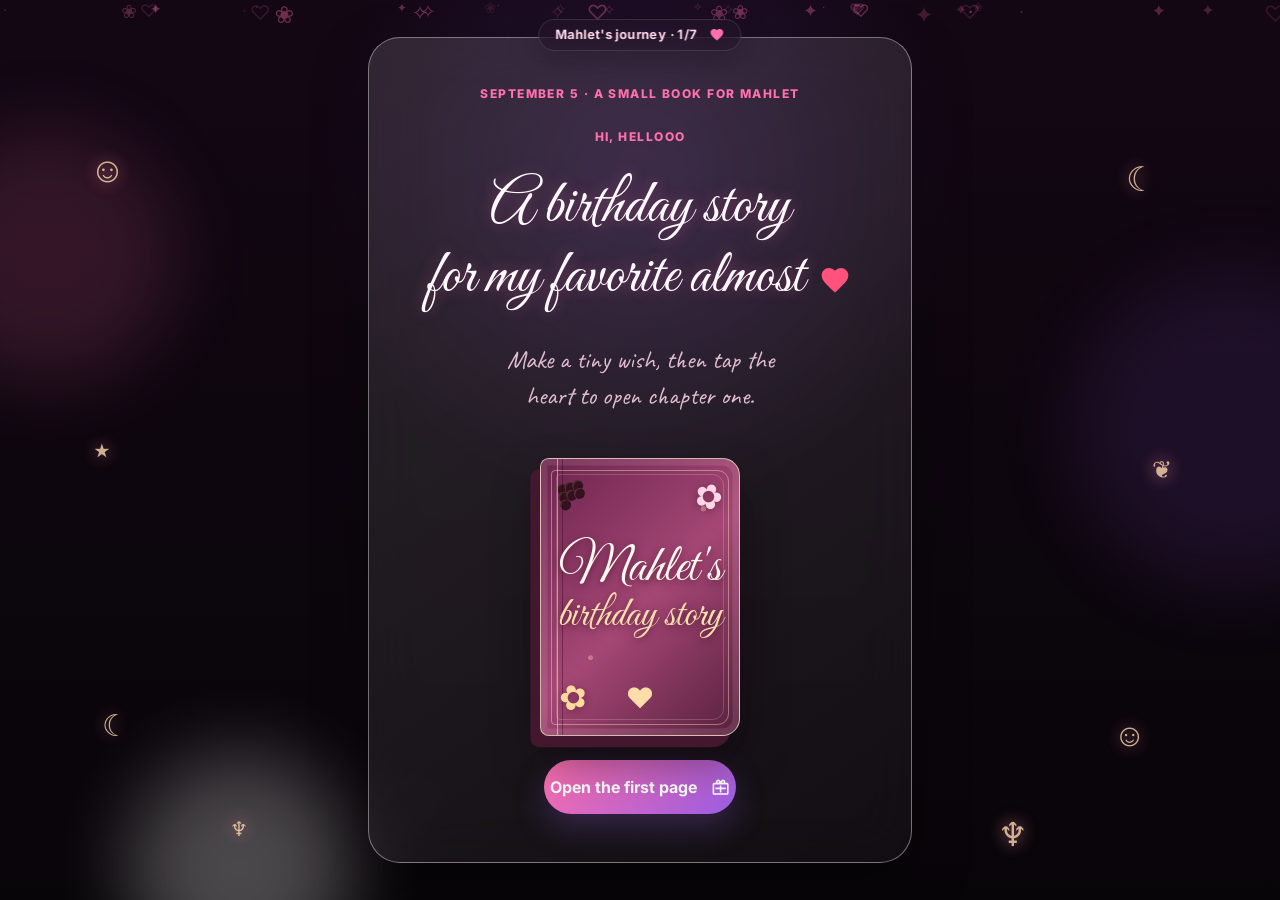
<file: index.html>
<!DOCTYPE html>
<html lang="en">
  <head>
    <meta charset="UTF-8" />
    <meta name="viewport" content="width=device-width, initial-scale=1.0" />
    <meta
      name="description"
      content="I made something for you - A handcrafted emotional birthday gift journey."
    />
    <title>For Mahlet — September 5</title>
    <link rel="preconnect" href="https://fonts.googleapis.com" />
    <link rel="preconnect" href="https://fonts.gstatic.com" crossorigin />
    <link
      href="https://fonts.googleapis.com/css2?family=Caveat:wght@500;600;700&family=Great+Vibes&family=Inter:wght@400;500;600;700;800&display=swap"
      rel="stylesheet"
    />
    <link rel="stylesheet" href="css/shared.css" />
    <link rel="stylesheet" href="css/invitation.css" />
  </head>
  <body class="is-dark">
    <div class="page-transition-overlay" aria-hidden="true"></div>
    <main class="journey" data-chapter="1">
      <section class="invitation-level" aria-label="Secret invitation">
        <div class="invitation-card">
          <p class="level-kicker">September 5 · a small book for Mahlet</p>
          <p class="level-kicker">Hi, Hellooo </p>
          <h1> 
            A birthday story<br />for my favorite almost
            <span style="color: #ff527c; display: inline-flex; align-items: center; vertical-align: middle; margin-left: 0.35rem; margin-top: -0.2rem;"><svg viewBox="0 0 24 24" fill="currentColor" style="width: 2rem; height: 2rem;"><path d="M12 21.35l-1.45-1.32C5.4 15.36 2 12.28 2 8.5 2 5.42 4.42 3 7.5 3c1.74 0 3.41.81 4.5 2.09C13.09 3.81 14.76 3 16.5 3 19.58 3 22 5.42 22 8.5c0 3.78-3.4 6.86-8.55 11.54L12 21.35z"/></svg></span>
          </h1>
          <p class="soft-copy">Make a tiny wish, then tap the heart to open chapter one.</p>
          
          <button id="openGiftButton" class="gift-button" type="button" aria-label="Open gift">
            <span class="book-cover" aria-hidden="true">
              <span class="book-flower flower-one">✿</span>
              <span class="book-flower flower-two">✿</span>
              <span class="book-curl-crown" aria-hidden="true"><i></i><i></i><i></i><i></i><i></i><i></i><i></i></span>
              <span class="book-spine"></span>
              <span class="book-title">Mahlet's<br /><em>birthday story</em></span>
              <span class="book-heart">♥</span>
            </span>
            <span class="primary-button" style="display: inline-flex; align-items: center; justify-content: center;">
              Open the first page
              <svg viewBox="0 0 24 24" fill="currentColor" style="width: 1.2rem; height: 1.2rem; margin-left: 0.4rem; display: inline-block; vertical-align: middle;"><path d="M20 6h-2.18c.11-.31.18-.65.18-1 0-1.66-1.34-3-3-3-1.05 0-1.96.54-2.5 1.35l-.5.67-.5-.67C10.96 2.54 10.05 2 9 2 7.34 2 6 3.34 6 5c0 .35.07.69.18 1H4c-1.11 0-1.99.89-1.99 2L2 19c0 1.11.89 2 2 2h16c1.11 0 2-.89 2-2V8c0-1.11-.89-2-2-2zm-5-2c.55 0 1 .45 1 1s-.45 1-1 1-1-.45-1-1 .45-1 1-1zM9 4c.55 0 1 .45 1 1s-.45 1-1 1-1-.45-1-1 .45-1 1-1zm11 15H4V8h16v11zM11 9.5h2V18h-2zM5.5 12h13v2h-13z"/></svg>
            </span>
          </button>
        </div>
      </section>
    </main>

    <script src="js/config.js"></script>
    <script src="js/shared.js"></script>
    <script src="js/invitation.js"></script>
  </body>
</html>
</file>
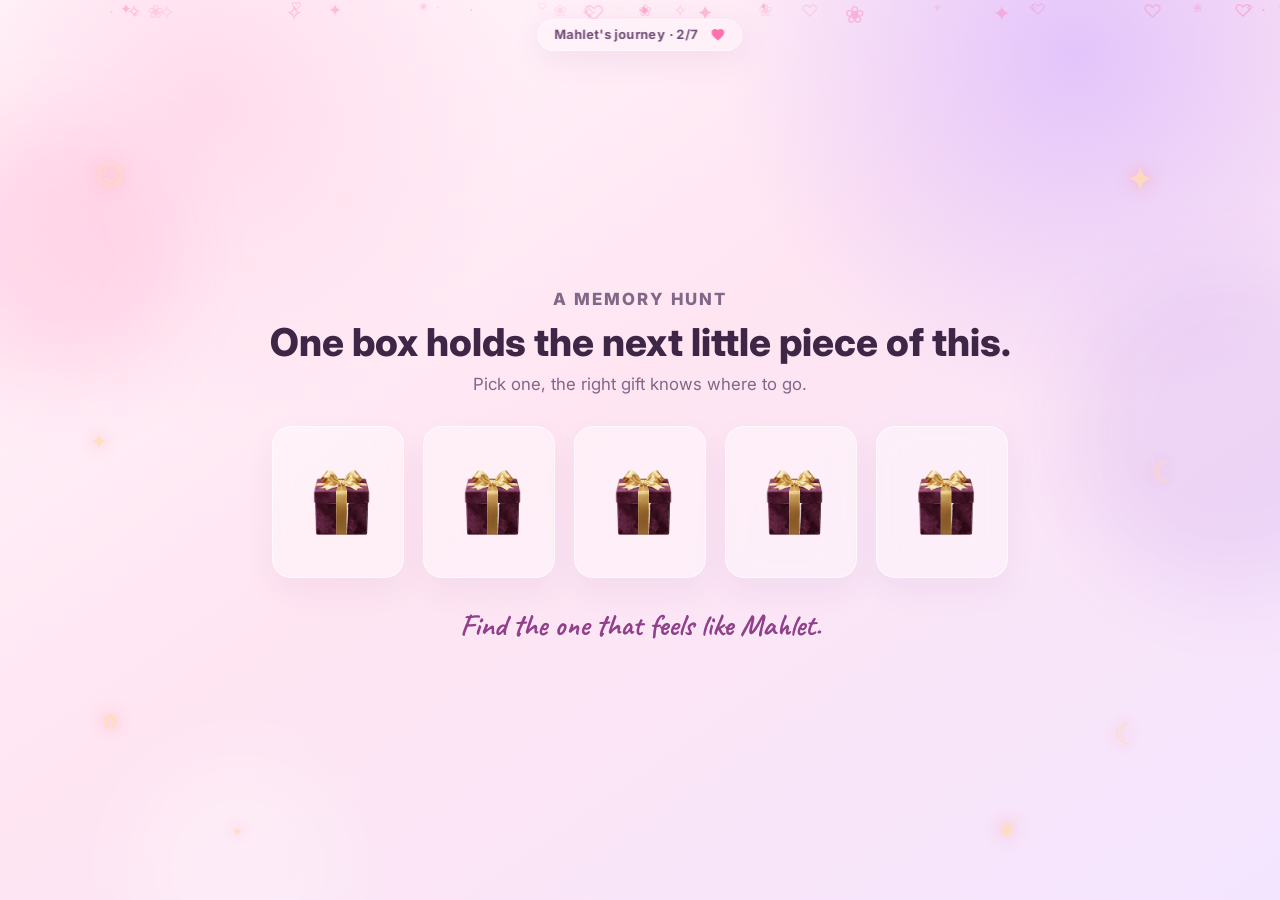
<file: gift.html>
<!DOCTYPE html>
<html lang="en">
  <head>
    <meta charset="UTF-8" />
    <meta name="viewport" content="width=device-width, initial-scale=1.0" />
    <meta
      name="description"
      content="Choose carefully. The right gift knows where the story continues."
    />
    <title>For Mahlet: Find the Memory 🎁</title>
    <link rel="preconnect" href="https://fonts.googleapis.com" />
    <link rel="preconnect" href="https://fonts.gstatic.com" crossorigin />
    <link
      href="https://fonts.googleapis.com/css2?family=Caveat:wght@500;600;700&family=Great+Vibes&family=Inter:wght@400;500;600;700;800&display=swap"
      rel="stylesheet"
    />
    <link rel="stylesheet" href="css/shared.css" />
    <link rel="stylesheet" href="css/gift.css" />
  </head>
  <body>
    <div class="page-transition-overlay" aria-hidden="true"></div>
    <main class="journey" data-chapter="2">
      <section class="memory-hunt-level" aria-label="Memory hunt game">
        <div class="level-shell">
          <div class="level-heading">
            <p class="level-kicker">A memory hunt</p>
            <h2>One box holds the next little piece of this.</h2>
            <p>Pick one, the right gift knows where to go.</p>
          </div>

          <div id="giftGrid" class="gift-grid" aria-live="polite"></div>
          <p id="huntMessage" class="hunt-message">Find the one that feels like Mahlet.</p>
        </div>
      </section>
    </main>

    <script src="js/config.js"></script>
    <script src="js/shared.js"></script>
    <script src="js/gift.js"></script>
  </body>
</html>
</file>
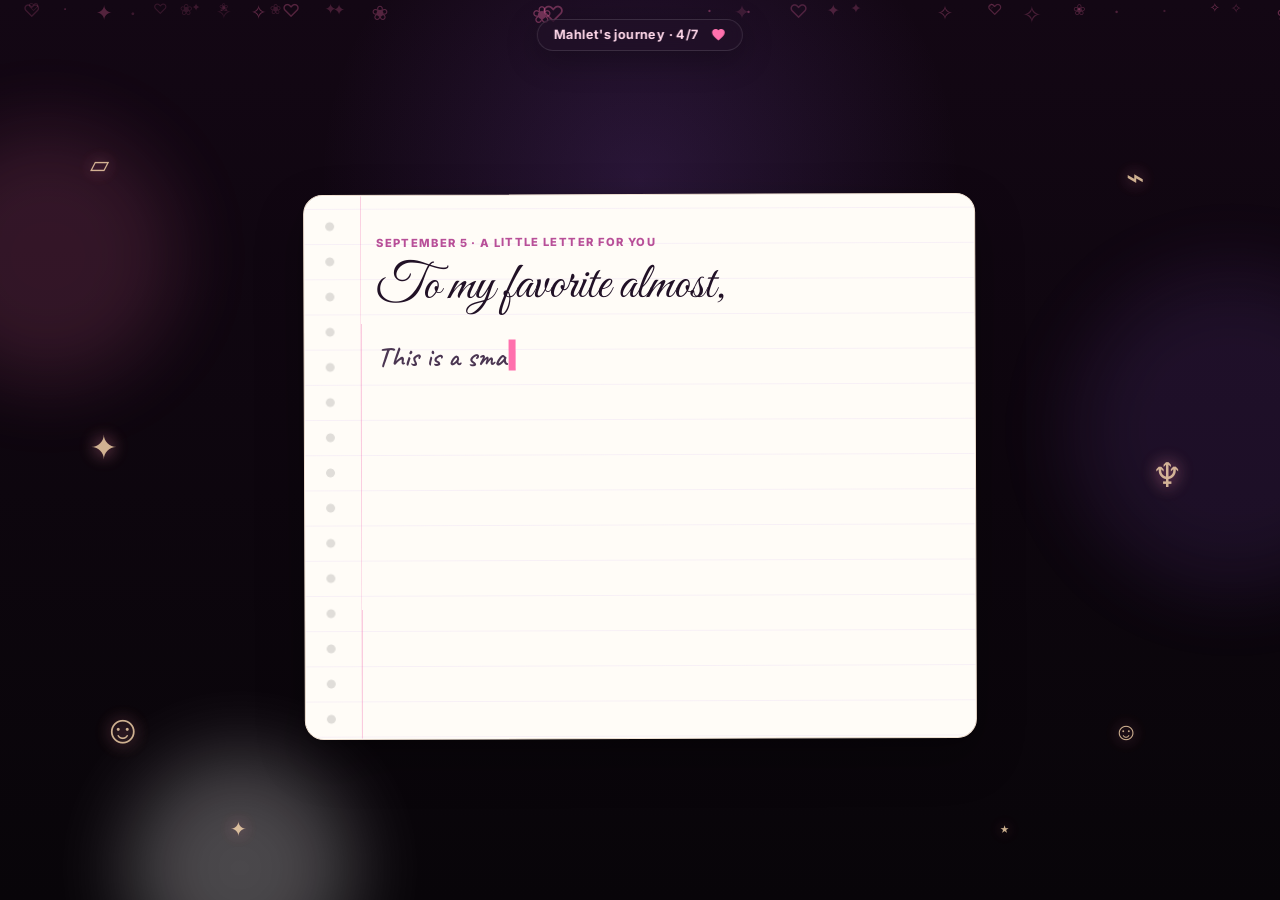
<file: letter.html>
<!DOCTYPE html>
<html lang="en">
  <head>
    <meta charset="UTF-8" />
    <meta name="viewport" content="width=device-width, initial-scale=1.0" />
    <meta
      name="description"
      content="A handwritten birthday letter to my favorite person."
    />
    <title>A Letter for Mahlet 💌</title>
    <link rel="preconnect" href="https://fonts.googleapis.com" />
    <link rel="preconnect" href="https://fonts.gstatic.com" crossorigin />
    <link
      href="https://fonts.googleapis.com/css2?family=Caveat:wght@500;600;700&family=Great+Vibes&family=Inter:wght@400;500;600;700;800&display=swap"
      rel="stylesheet"
    />
    <link rel="stylesheet" href="css/shared.css" />
    <link rel="stylesheet" href="css/letter.css" />
  </head>
  <body class="is-dark">
    <div class="page-transition-overlay" aria-hidden="true"></div>
    <main class="journey" data-chapter="4">
      <section class="letter-level" aria-label="Birthday letter">
        <div class="letter-shell">
          <div class="paper-card">
            <p class="level-kicker">September 5 · a little letter for you</p>
            <h2>To my favorite almost,</h2>
            <p id="typedLetter" class="typed-letter"></p>
            <span class="letter-signature"></span>
            
            <button id="surpriseButton" class="primary-button paper-button" type="button" style="display: inline-flex; align-items: center; justify-content: center;">
              Open the Surprise 
              <svg viewBox="0 0 24 24" fill="currentColor" style="width: 1.25rem; height: 1.25rem; margin-left: 0.4rem; display: inline-block; vertical-align: middle;"><path d="M20 6h-2.18c.11-.31.18-.65.18-1 0-1.66-1.34-3-3-3-1.05 0-1.96.54-2.5 1.35l-.5.67-.5-.67C10.96 2.54 10.05 2 9 2 7.34 2 6 3.34 6 5c0 .35.07.69.18 1H4c-1.11 0-1.99.89-1.99 2L2 19c0 1.11.89 2 2 2h16c1.11 0 2-.89 2-2V8c0-1.11-.89-2-2-2zm-5-2c.55 0 1 .45 1 1s-.45 1-1 1-1-.45-1-1 .45-1 1-1zM9 4c.55 0 1 .45 1 1s-.45 1-1 1-1-.45-1-1 .45-1 1-1zm11 15H4V8h16v11zM11 9.5h2V18h-2zM5.5 12h13v2h-13z"/></svg>
            </button>
          </div>
        </div>
      </section>
    </main>

    <script src="js/config.js"></script>
    <script src="js/shared.js"></script>
    <script src="js/letter.js"></script>
  </body>
</html>
</file>
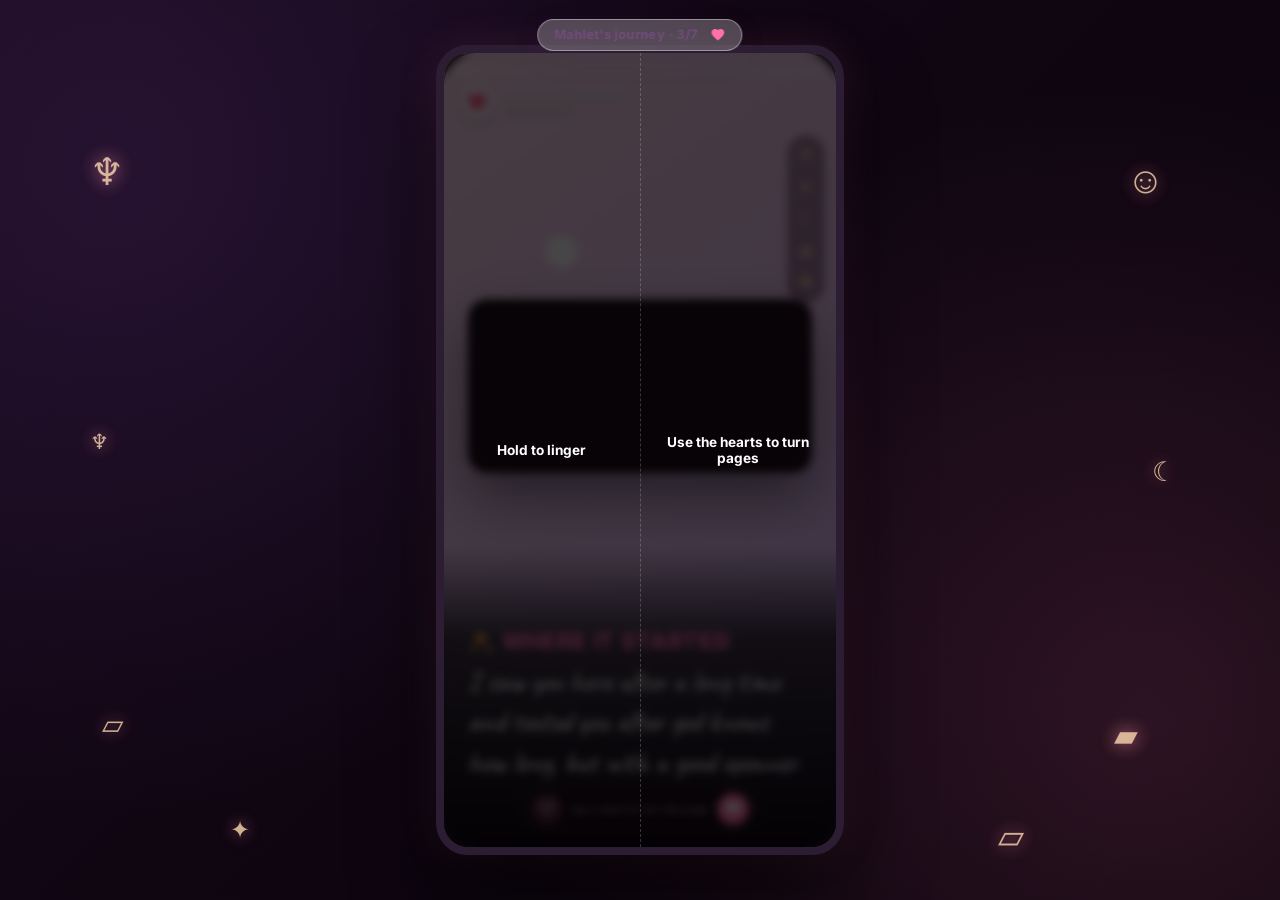
<file: story.html>
<!DOCTYPE html>
<html lang="en">
  <head>
    <meta charset="UTF-8" />
    <meta name="viewport" content="width=device-width, initial-scale=1.0" />
    <meta
      name="description"
      content="Our story, in little pieces. Scroll through our timeline of memories."
    />
    <title>A Little Memory Album 🌸</title>
    <link rel="preconnect" href="https://fonts.googleapis.com" />
    <link rel="preconnect" href="https://fonts.gstatic.com" crossorigin />
    <link
      href="https://fonts.googleapis.com/css2?family=Caveat:wght@500;600;700&family=Great+Vibes&family=Inter:wght@400;500;600;700;800&display=swap"
      rel="stylesheet"
    />
    <link rel="stylesheet" href="css/shared.css" />
    <link rel="stylesheet" href="css/story.css" />
  </head>
  <body>
    <div class="page-transition-overlay" aria-hidden="true"></div>
    <main class="journey" data-chapter="3">
      <section class="story-level" aria-label="Our story timeline">
        
        <!-- Premium Instagram-Style Stories Container -->
        <div class="stories-viewer" id="storiesViewer">
          
          <!-- Segmented progress bars at the top -->
          <div class="progress-bar-container" id="progressBarContainer"></div>

          <!-- Header overlay (User Profile details) -->
          <div class="stories-header">
            <div class="profile-group">
              <div class="avatar-circle" style="color: #ff527c; display: flex; align-items: center; justify-content: center; background: rgba(255, 255, 255, 0.08); border-radius: 50%;"><svg viewBox="0 0 24 24" fill="currentColor" style="width: 1.3rem; height: 1.3rem;"><path d="M12 21.35l-1.45-1.32C5.4 15.36 2 12.28 2 8.5 2 5.42 4.42 3 7.5 3c1.74 0 3.41.81 4.5 2.09C13.09 3.81 14.76 3 16.5 3 19.58 3 22 5.42 22 8.5c0 3.78-3.4 6.86-8.55 11.54L12 21.35z"/></svg></div>
              <div class="profile-text">
                <span class="profile-name">Lovie's memories</span>
                <span class="profile-subtitle">September 5</span>
              </div>
            </div>
            <button id="musicToggleBtn" class="mute-btn" type="button" aria-label="Mute or unmute music">
              <svg id="musicIcon" width="20" height="20" viewBox="0 0 24 24" fill="currentColor">
                <path d="M12 3v10.55c-.59-.34-1.27-.55-2-.55-2.21 0-4 1.79-4 4s1.79 4 4 4 4-1.79 4-4V7h4V3h-6z"/>
              </svg>
            </button>
          </div>

          <aside class="story-charm-rail" aria-label="Little things Mahlet loves">
            <span title="Greek mythology">♆</span>
            <span title="Stars">✦</span>
            <span title="Galaxy">☾</span>
            <span title="Books">▰</span>
            <span title="Flowers">✿</span>
          </aside>

          <!-- Slide Content Area -->
          <div class="slides-wrapper" id="slidesWrapper"></div>

          <!-- Gesture Navigation Overlay (Left & Right tap zones) -->
          <div class="nav-tap-zones">
            <div class="tap-zone left-zone" id="tapLeft" role="button" aria-label="Previous slide"></div>
            <div class="tap-zone right-zone" id="tapRight" role="button" aria-label="Next slide"></div>
          </div>

          <nav class="heart-page-turns" aria-label="Turn the memory pages">
            <button id="heartBack" class="heart-turn" type="button" aria-label="Previous memory">♡</button>
            <span>tap a heart to turn the page</span>
            <button id="heartNext" class="heart-turn heart-turn-next" type="button" aria-label="Next memory">♥</button>
          </nav>

          <!-- Tutorial Helper (Fades out after 2.5 seconds) -->
          <div class="stories-tutorial" id="storiesTutorial">
            <div class="tut-instruction left-tut">Hold to linger</div>
            <div class="tut-instruction right-tut">Use the hearts to turn pages</div>
          </div>
        </div>

      </section>
    </main>

    <script src="js/config.js"></script>
    <script src="js/shared.js"></script>
    <script src="js/story.js"></script>
  </body>
</html>
</file>
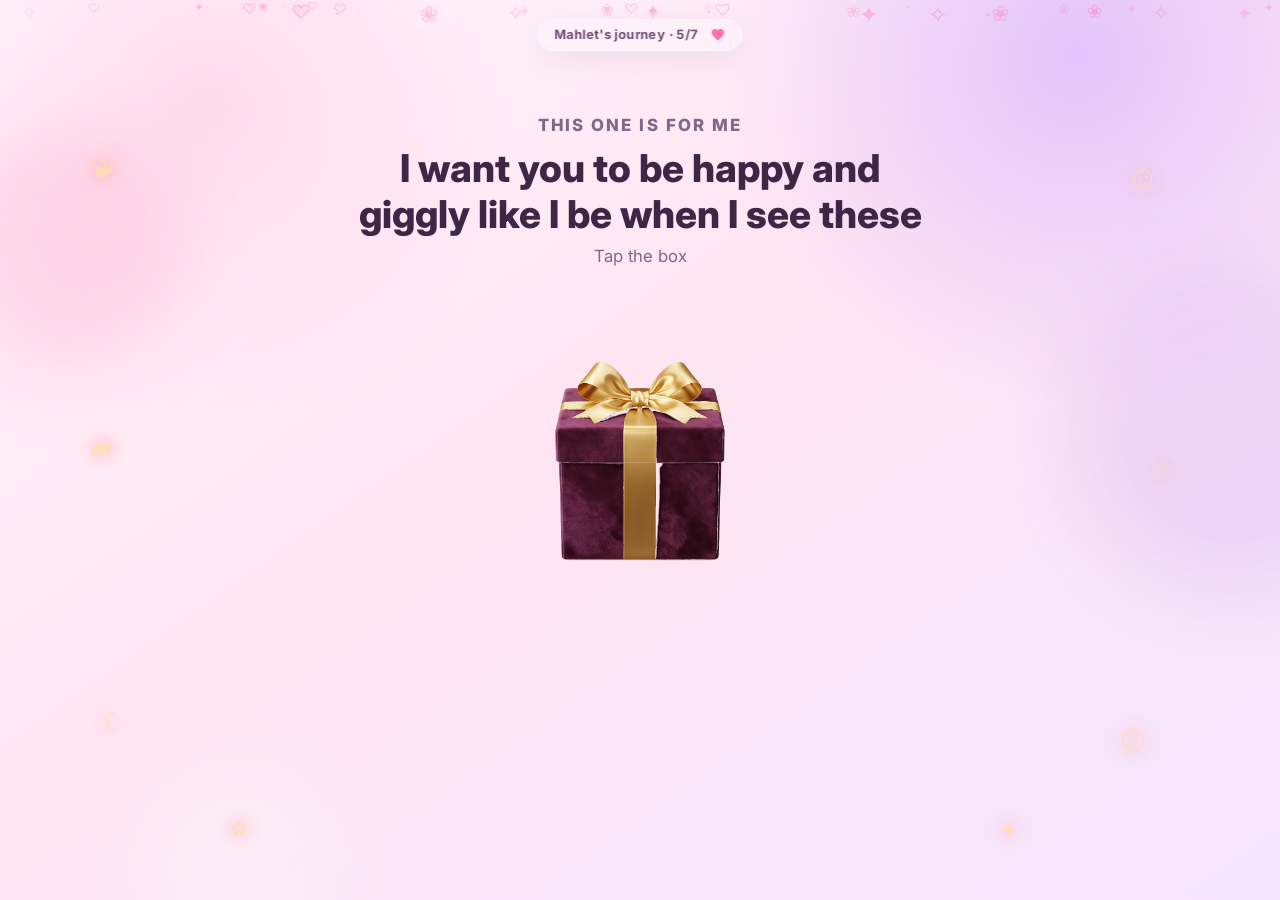
<file: surprise.html>
<!DOCTYPE html>
<html lang="en">
  <head>
    <meta charset="UTF-8" />
    <meta name="viewport" content="width=device-width, initial-scale=1.0" />
    <meta
      name="description"
      content="A final interactive surprise. Tap the premium box to reveal magical memories."
    />
    <title>One More Thing for Mahlet 🎁</title>
    <link rel="preconnect" href="https://fonts.googleapis.com" />
    <link rel="preconnect" href="https://fonts.gstatic.com" crossorigin />
    <link
      href="https://fonts.googleapis.com/css2?family=Caveat:wght@500;600;700&family=Great+Vibes&family=Inter:wght@400;500;600;700;800&display=swap"
      rel="stylesheet"
    />
    <link rel="stylesheet" href="css/shared.css" />
    <link rel="stylesheet" href="css/surprise.css" />
  </head>
  <body>
    <div class="page-transition-overlay" aria-hidden="true"></div>
    <!-- Confetti Canvas rendering above background elements -->
    <canvas id="confettiCanvas" class="confetti-canvas" aria-hidden="true"></canvas>

    <main class="journey" data-chapter="5">
      <section class="surprise-level" aria-label="Surprise box">
        <div class="level-shell">
          <div class="level-heading">
            <p class="level-kicker">This one is for me</p>
            <h2>I want you to be happy and giggly like I be when I see these</h2>
            <p>Tap the box</p>
          </div>

          <button id="revealBoxButton" class="reveal-box-button" type="button" aria-label="Open surprise box">
            <span class="luxury-gift" aria-hidden="true">
              <span class="gift-glow"></span>
              <img src="luxury_gift_box.png" class="gift-slice gift-lid-img" alt="" />
              <img src="luxury_gift_box.png" class="gift-slice gift-body-img" alt="" />
            </span>
          </button>

          <!-- Floating memories container -->
          <div id="floatingMemories" class="floating-memories" aria-label="Floating memories"></div>

          <!-- Stylized Audio Player for Voice Message -->
          <div id="voiceNotePlayer" class="voice-note-player" aria-label="Audio player for voice message">
            <div class="player-card">
              <button id="playBtn" class="play-btn" type="button" aria-label="Play voice note">
                <svg width="24" height="24" viewBox="0 0 24 24" fill="currentColor" style="margin-left: 2px;">
                  <path d="M8 5v14l11-7z"/>
                </svg>
              </button>
              <div class="player-info">
                <p class="player-title">A special voice message</p>
                <p class="player-subtitle" style="display: inline-flex; align-items: center;">Listen when you are ready <svg viewBox="0 0 24 24" fill="currentColor" style="width: 1rem; height: 1rem; margin-left: 0.25rem; display: inline-block; vertical-align: middle;"><path d="M12 2c-4.97 0-9 4.03-9 9v7c0 1.66 1.34 3 3 3h3v-8H5v-2c0-3.87 3.13-7 7-7s7 3.13 7 7v2h-4v8h3c1.66 0 3-1.34 3-3-v-7c0-4.97-4.03-9-9-9z"/></svg></p>
              </div>
              <div id="waveform" class="waveform" aria-hidden="true">
                <span class="wave-bar"></span>
                <span class="wave-bar"></span>
                <span class="wave-bar"></span>
                <span class="wave-bar"></span>
                <span class="wave-bar"></span>
              </div>
            </div>
          </div>

          <!-- Stepper navigation to Chapter 6 -->
          <button id="nextPageButton" class="primary-button step-ending-button" type="button" style="display: inline-flex; align-items: center; justify-content: center;">
            Step inside... <svg viewBox="0 0 24 24" fill="currentColor" style="width: 1.15rem; height: 1.15rem; margin-left: 0.35rem; display: inline-block; vertical-align: middle;"><path d="M12 2l2.4 5.2 5.6 2.4-5.6 2.4-2.4 5.2-2.4-5.2-5.6-2.4 5.6-2.4zM20 16l1.2 2.6 2.8 1.2-2.8 1.2-1.2 2.6-1.2-2.6-2.8-1.2 2.8-1.2zM6 15l1.2 2.6 2.8 1.2-2.8 1.2-1.2 2.6-1.2-2.6-2.8-1.2 2.8-1.2z"/></svg>
          </button>
        </div>
      </section>
    </main>

    <script src="js/config.js"></script>
    <script src="js/shared.js"></script>
    <script src="js/surprise.js"></script>
  </body>
</html>
</file>
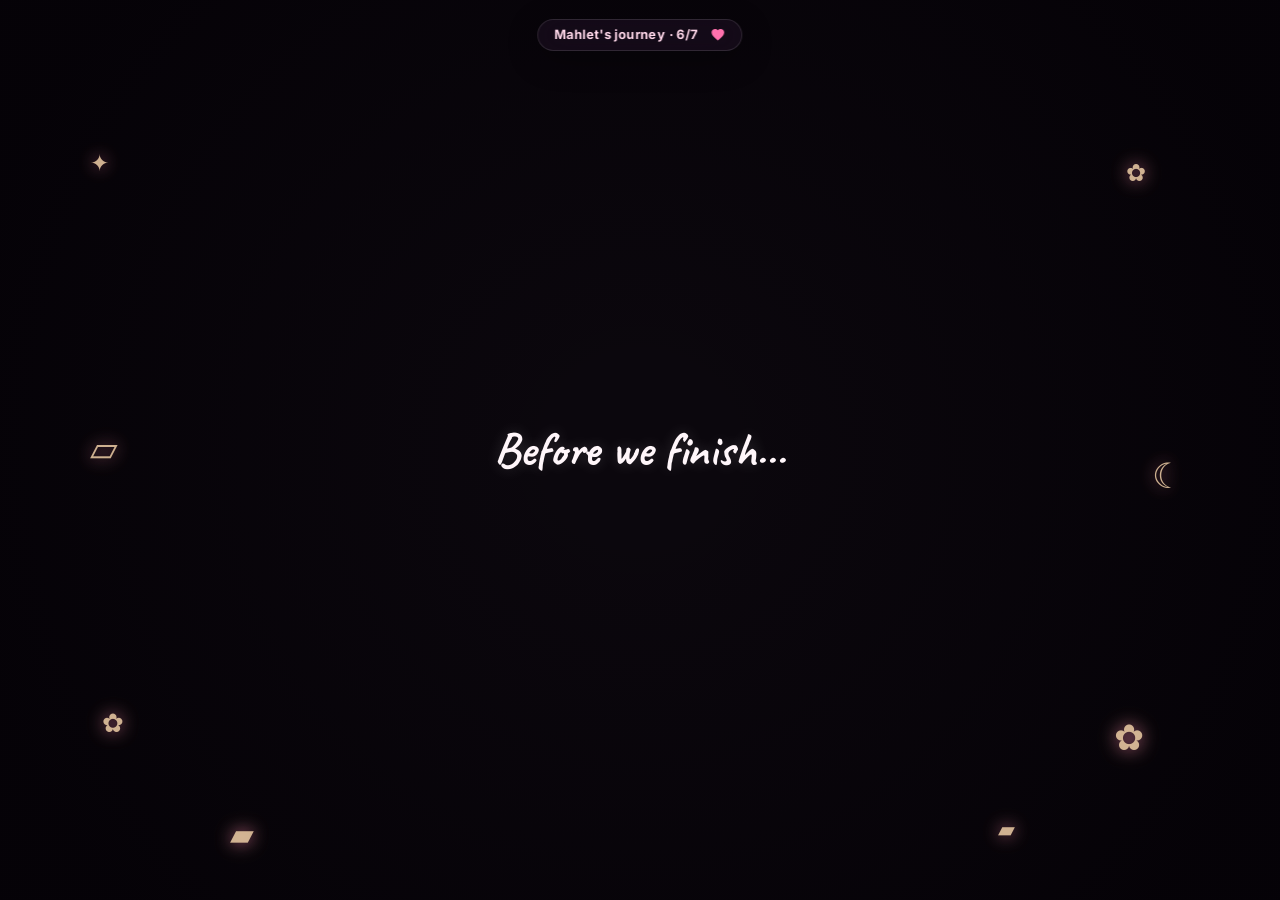
<file: wish.html>
<!DOCTYPE html>
<html lang="en">
  <head>
    <meta charset="UTF-8" />
    <meta name="viewport" content="width=device-width, initial-scale=1.0" />
    <meta name="description" content="close your eyes and make a wish for September 5." />
    <title>Make a Wish ✦</title>
    <link rel="preconnect" href="https://fonts.googleapis.com" />
    <link rel="preconnect" href="https://fonts.gstatic.com" crossorigin />
    <link
      href="https://fonts.googleapis.com/css2?family=Caveat:wght@500;600;700&family=Inter:wght@400;500;600;700;800&display=swap"
      rel="stylesheet"
    />
    <link rel="stylesheet" href="css/shared.css" />
    <link rel="stylesheet" href="css/wish.css" />
  </head>
  <body class="is-dark">
    <div class="page-transition-overlay" aria-hidden="true"></div>
    <main class="journey" data-chapter="6">
      <section class="wish-level" aria-label="Make a wish">
        <div id="wishFlash" class="wish-overlay-flash" aria-hidden="true"></div>

        <!-- Sequential text prompt slides -->
        <div class="wish-prompt-container">
          <p id="wishPrompt" class="wish-prompt"></p>
        </div>

        <!-- Birthday Cake Area (transitions in after text slides complete) -->
        <div class="cake-section" id="cakeSection">
          <div class="cake-container">
            <!-- Gourmet Birthday Cake SVG illustration -->
            <svg class="cake-svg" viewBox="0 0 200 220" xmlns="http://www.w3.org/2000/svg">
              <!-- Golden platter base -->
              <ellipse cx="100" cy="185" rx="75" ry="12" fill="#ffd700" opacity="0.85" />
              <ellipse cx="100" cy="183" rx="72" ry="10" fill="#ffffff" opacity="0.9" />
              <ellipse cx="100" cy="183" rx="68" ry="8" fill="#ffd700" opacity="0.25" />
              
              <!-- Cake body base layer -->
              <path d="M40,120 C40,120 40,175 40,175 C40,180 160,180 160,175 C160,175 160,120 160,120 Z" fill="#ffe5ee" />
              
              <!-- Frosted cake top surface -->
              <ellipse cx="100" cy="120" rx="60" ry="12" fill="#fff0f5" />
              
              <!-- Drips or frosting design on the side -->
              <path d="M40,120 C45,130 50,132 55,124 C60,120 65,135 70,126 C75,120 80,128 85,123 C90,120 95,132 100,124 C105,120 110,130 115,122 C120,120 125,128 130,123 C135,120 140,134 145,124 C150,120 155,125 160,120 C160,120 160,128 160,128 C155,132 150,128 145,134 C140,138 135,128 130,131 C125,134 120,128 115,130 C110,132 105,128 100,132 C95,135 90,128 85,131 C80,134 75,128 70,133 C65,136 60,128 55,131 C50,133 45,128 40,126 Z" fill="#ffccd8" opacity="0.95" />

              <!-- Decorative white whipped cream drops -->
              <circle cx="55" cy="118" r="4.5" fill="#ffffff" />
              <circle cx="70" cy="122" r="5" fill="#ffffff" />
              <circle cx="85" cy="124" r="5" fill="#ffffff" />
              <circle cx="100" cy="125" r="5.5" fill="#ffffff" />
              <circle cx="115" cy="124" r="5" fill="#ffffff" />
              <circle cx="130" cy="122" r="5" fill="#ffffff" />
              <circle cx="145" cy="118" r="4.5" fill="#ffffff" />
              
              <!-- Striped gold candle stick -->
              <rect x="97" y="65" width="6" height="45" rx="2.5" fill="#ffd700" />
              <line x1="97" y1="75" x2="103" y2="70" stroke="#ffffff" stroke-width="2" />
              <line x1="97" y1="88" x2="103" y2="83" stroke="#ffffff" stroke-width="2" />
              <line x1="97" y1="101" x2="103" y2="96" stroke="#ffffff" stroke-width="2" />
              
              <!-- Candle wick -->
              <line x1="100" y1="65" x2="100" y2="58" stroke="#222222" stroke-width="1.5" />
            </svg>

            <!-- HTML/CSS organic layered flickering flame -->
            <div class="flame-wrapper" id="candleFlame">
              <div class="flame-outer"></div>
              <div class="flame-inner"></div>
              <div class="flame-core"></div>
            </div>

            <!-- Blowout Smoke Trail -->
            <div class="smoke-trail" id="smokeTrail"></div>
          </div>

          <!-- Interaction Actions -->
          <div class="wish-action-card">
            <!-- iOS permission / start trigger -->
            <button id="startWishBtn" class="primary-button action-btn" type="button">
              Start Wishing
            </button>
            
            <!-- Desktop fallback action button -->
            <button id="blowCandleBtn" class="primary-button action-btn is-hidden" type="button">
              Blow Out Candle
            </button>
            
            <!-- Mobile accelerometer instructions -->
            <p id="shakeInstruction" class="shake-instruction is-hidden">
              Now close your eyes, make a wish,<br>and gently shake your phone or tap the flame.
            </p>
          </div>
        </div>
      </section>
    </main>

    <script src="js/config.js"></script>
    <script src="js/shared.js"></script>
    <script src="js/wish.js"></script>
  </body>
</html>
</file>
<file: css/shared.css>
:root {
  --pink: #ff70ad;
  --blush: #ffd8ea;
  --lavender: #d9b8ff;
  --purple: #9b5de5;
  --deep: #140816;
  --deep-soft: #211126;
  --paper: #fffaf5;
  --ink: #3e2647;
  --muted: #806888;
  --white: #fffaff;
  --glass: rgba(255, 255, 255, 0.22);
  --glass-border: rgba(255, 255, 255, 0.4);
  --shadow: 0 1.8rem 4.5rem rgba(90, 35, 110, 0.18);
}

* {
  box-sizing: border-box;
}

html {
  scroll-behavior: smooth;
  height: 100%;
  background: var(--deep);
}

@view-transition {
  navigation: auto;
}

body {
  margin: 0;
  min-height: 100svh;
  overflow-x: hidden;
  color: var(--ink);
  font-family: "Inter", system-ui, -apple-system, sans-serif;
  background:
    radial-gradient(circle at 16% 12%, rgba(255, 216, 234, 0.9), transparent 20rem),
    radial-gradient(circle at 84% 6%, rgba(217, 184, 255, 0.72), transparent 22rem),
    linear-gradient(145deg, #fff8fc 0%, #ffe5f2 46%, #f4e5ff 100%);
  transition: background 1s ease;
}

body.is-dark {
  color: var(--white);
  background:
    radial-gradient(circle at 50% 20%, rgba(155, 93, 229, 0.18), transparent 20rem),
    linear-gradient(180deg, #130714 0%, #080509 100%);
}

button, a {
  font: inherit;
  color: inherit;
  text-decoration: none;
}

/* Kept in the page for YouTube playback, but never visible or touchable. */
.youtube-background-player {
  position: fixed;
  width: 1px;
  height: 1px;
  right: -2px;
  bottom: -2px;
  border: 0;
  opacity: 0.01;
  pointer-events: none;
}

/* Ambient Layer */
.ambient,
.particle-layer {
  position: fixed;
  inset: 0;
  overflow: hidden;
  pointer-events: none;
}

.ambient {
  z-index: 0;
}

.particle-layer {
  z-index: 1;
}

.favorite-thing-doodles {
  position: absolute;
  inset: 0;
  overflow: hidden;
  z-index: 4;
  pointer-events: none;
}

.favorite-thing-doodle {
  position: absolute;
  color: rgba(255, 221, 178, 0.88);
  font-family: Georgia, "Times New Roman", serif;
  line-height: 1;
  text-shadow: 0 0 0.9rem rgba(255, 119, 180, 0.56), 0 0 1.5rem rgba(255, 217, 154, 0.4);
  opacity: 0.9;
  animation: marginDoodleDrift ease-in-out infinite alternate;
}

.aura {
  position: absolute;
  border-radius: 999px;
  filter: blur(40px);
  opacity: 0.6;
  animation: auraDrift 16s ease-in-out infinite alternate;
}

.aura-one {
  width: 16rem;
  height: 16rem;
  left: -5rem;
  top: 8rem;
  background: rgba(255, 112, 173, 0.3);
}

.aura-two {
  width: 20rem;
  height: 20rem;
  right: -7rem;
  top: 25%;
  background: rgba(155, 93, 229, 0.24);
  animation-delay: -4s;
}

.aura-three {
  width: 14rem;
  height: 14rem;
  left: 20%;
  bottom: -5rem;
  background: rgba(255, 255, 255, 0.6);
  animation-delay: -8s;
}

.particle {
  position: absolute;
  color: rgba(255, 112, 173, 0.6);
  font-size: 0.85rem;
  animation: floatParticle linear infinite;
}

/* Glassmorphism Capsule Button */
.primary-button,
.secondary-button {
  min-width: 12rem;
  min-height: 3.4rem;
  display: inline-flex;
  align-items: center;
  justify-content: center;
  gap: 0.5rem;
  border: 0;
  border-radius: 999px;
  color: white;
  font-weight: 700;
  font-size: 1rem;
  background: linear-gradient(135deg, var(--pink), var(--purple));
  box-shadow: 0 0.8rem 2rem rgba(155, 93, 229, 0.25);
  cursor: pointer;
  transition: transform 0.3s cubic-bezier(0.175, 0.885, 0.32, 1.275), box-shadow 0.3s ease;
  user-select: none;
}

.primary-button:hover,
.secondary-button:hover {
  transform: translateY(-3px) scale(1.03);
  box-shadow: 0 1.2rem 2.5rem rgba(155, 93, 229, 0.35);
}

.primary-button:active,
.secondary-button:active {
  transform: translateY(-1px) scale(0.98);
}

.secondary-button:focus-visible,
.primary-button:focus-visible {
  outline: 3px solid rgba(155, 93, 229, 0.48);
  outline-offset: 6px;
}

/* Progress Indicator */
.progress-indicator {
  position: fixed;
  top: 1.2rem;
  left: 50%;
  transform: translateX(-50%);
  z-index: 1000;
  display: flex;
  align-items: center;
  gap: 0.5rem;
  padding: 0.45rem 1rem;
  border-radius: 999px;
  background: rgba(255, 255, 255, 0.25);
  border: 1px solid rgba(255, 255, 255, 0.4);
  backdrop-filter: blur(16px);
  -webkit-backdrop-filter: blur(16px);
  box-shadow: 0 0.5rem 2rem rgba(90, 35, 110, 0.08);
  font-size: 0.8rem;
  font-weight: 700;
  color: #724c7a;
  letter-spacing: 0.03em;
  pointer-events: none;
  animation: arriveSoftly 800ms ease both;
}

body.is-dark .progress-indicator {
  color: var(--blush);
  background: rgba(33, 17, 38, 0.5);
  border: 1px solid rgba(255, 255, 255, 0.12);
  box-shadow: 0 0.5rem 2rem rgba(0, 0, 0, 0.3);
}

/* Page Transition Overlay */
.page-transition-overlay {
  position: fixed;
  inset: 0;
  background: var(--deep);
  z-index: 9999;
  opacity: 1; /* Starts full screen cover, fades out on load */
  pointer-events: all;
  transition: opacity 0.22s ease;
}

.page-transition-overlay.is-loaded {
  opacity: 0;
  pointer-events: none;
}

.page-transition-overlay.is-exiting {
  opacity: 1;
  pointer-events: all;
}

/* Main Container Transition */
main.journey {
  position: relative;
  z-index: 2;
  opacity: 0;
  transform: translateY(15px);
  transition: opacity 0.8s cubic-bezier(0.25, 1, 0.5, 1), transform 0.8s cubic-bezier(0.25, 1, 0.5, 1);
}

main.journey.is-active {
  opacity: 1;
  transform: translateY(0);
}

/* Ambient Animations */
@keyframes auraDrift {
  0% {
    transform: translate3d(0, 0, 0) scale(1);
  }
  100% {
    transform: translate3d(1.5rem, -1.5rem, 0) scale(1.08);
  }
}

@keyframes floatParticle {
  from {
    opacity: 0;
    transform: translateY(105vh) rotate(0deg);
  }
  15%, 85% {
    opacity: 0.8;
  }
  to {
    opacity: 0;
    transform: translateY(-10vh) rotate(360deg);
  }
}

@keyframes marginDoodleDrift {
  from { transform: translate3d(0, 0, 0) rotate(-8deg) scale(0.92); opacity: 0.62; }
  to { transform: translate3d(0.45rem, -0.8rem, 0) rotate(9deg) scale(1.12); opacity: 1; }
}

@keyframes arriveSoftly {
  from {
    opacity: 0;
    transform: translate(-50%, -10px);
  }
  to {
    opacity: 1;
    transform: translate(-50%, 0);
  }
}

/* Base mobile-first aura sizes */
.aura-one {
  width: 10rem;
  height: 10rem;
  left: -3rem;
  top: 5rem;
  background: rgba(255, 112, 173, 0.25);
}

.aura-two {
  width: 12rem;
  height: 12rem;
  right: -4rem;
  top: 30%;
  background: rgba(155, 93, 229, 0.2);
  animation-delay: -4s;
}

.aura-three {
  width: 8rem;
  height: 8rem;
  left: 10%;
  bottom: -3rem;
  background: rgba(255, 255, 255, 0.45);
  animation-delay: -8s;
}

/* Tablet & Desktop upscale */
@media (min-width: 768px) {
  .aura-one { width: 16rem; height: 16rem; left: -5rem; top: 8rem; }
  .aura-two { width: 20rem; height: 20rem; right: -7rem; }
  .aura-three { width: 14rem; height: 14rem; bottom: -5rem; }
}

/* Respect user preferences for reduced motion */
@media (prefers-reduced-motion: reduce) {
  *, ::before, ::after {
    animation-delay: -1ms !important;
    animation-duration: 1ms !important;
    animation-iteration-count: 1 !important;
    background-attachment: initial !important;
    scroll-behavior: auto !important;
    transition-duration: 0s !important;
    transition-delay: 0s !important;
  }
}
</file>
<file: css/invitation.css>
.invitation-level {
  min-height: 100svh;
  display: grid;
  place-items: center;
  padding: 1rem;
  position: relative;
  z-index: 2;
}

.invitation-card {
  width: min(100%, 24rem);
  min-height: auto;
  display: flex;
  flex-direction: column;
  justify-content: center;
  align-items: center;
  gap: clamp(1.2rem, 5vw, 1.8rem);
  padding: clamp(1.5rem, 6vw, 3rem) clamp(1.2rem, 5vw, 2.2rem);
  text-align: center;
  border-radius: 2rem;
  border: 1px solid var(--glass-border);
  background: linear-gradient(145deg, rgba(255, 255, 255, 0.12), rgba(255, 255, 255, 0.04));
  box-shadow: 0 1.5rem 3.5rem rgba(0, 0, 0, 0.35);
  backdrop-filter: blur(28px);
  -webkit-backdrop-filter: blur(28px);
  animation: cardArrive 1.2s cubic-bezier(0.25, 1, 0.5, 1) both;
}

.level-kicker {
  margin: 0;
  color: var(--pink);
  font-size: 0.75rem;
  font-weight: 800;
  letter-spacing: 0.12em;
  text-transform: uppercase;
}

h1 {
  font-family: "Great Vibes", cursive;
  font-size: clamp(2.4rem, 11vw, 3.8rem);
  font-weight: 400;
  margin: 0;
  line-height: 1.15;
  color: var(--white);
  text-shadow: 0 0 15px rgba(255, 112, 173, 0.35);
}

.soft-copy {
  margin: 0;
  color: var(--blush);
  opacity: 0.85;
  font-size: clamp(1.3rem, 5vw, 1.6rem);
  line-height: 1.4;
  max-width: 25ch;
  font-family: "Caveat", cursive;
}

.gift-button {
  display: flex;
  flex-direction: column;
  align-items: center;
  gap: clamp(1rem, 4vw, 1.5rem);
  border: 0;
  background: transparent;
  cursor: pointer;
  margin-top: 0.5rem;
  padding: 0;
  width: 100%;
}

/* Premium Luxury Sliced Gift Box Container */
.luxury-gift {
  position: relative;
  display: block;
  width: clamp(12rem, 48vw, 15.5rem);
  height: clamp(12rem, 48vw, 15.5rem);
  aspect-ratio: 1;
  margin: 0 auto;
}

/* The opening is a tiny flower-covered storybook, not a generic landing page. */
.book-cover {
  position: relative;
  display: grid;
  place-items: center;
  width: clamp(9.5rem, 43vw, 12.5rem);
  aspect-ratio: 0.72;
  overflow: hidden;
  border: 1px solid rgba(255, 237, 215, 0.72);
  border-radius: 0.55rem 1.1rem 1.1rem 0.55rem;
  color: #fff8ef;
  background:
    radial-gradient(circle at 82% 18%, rgba(255, 215, 183, 0.42) 0 0.16rem, transparent 0.19rem),
    radial-gradient(circle at 25% 72%, rgba(255, 215, 183, 0.35) 0 0.13rem, transparent 0.17rem),
    linear-gradient(135deg, #6b244d, #a54775 52%, #57203e);
  box-shadow: -0.6rem 0.7rem 0 #43182f, 0 1.6rem 3rem rgba(15, 3, 10, 0.46), inset 0 0 0 0.4rem rgba(255, 245, 232, 0.1);
  transition: transform 1.15s cubic-bezier(.22, 1, .36, 1), opacity 0.85s ease;
}

.book-cover::before,
.book-cover::after {
  content: "";
  position: absolute;
  inset: 0.65rem;
  border: 1px solid rgba(255, 231, 192, 0.42);
  border-radius: 0.25rem 0.7rem 0.7rem 0.25rem;
}

.book-cover::after {
  inset: 0.95rem;
  border-color: rgba(255, 231, 192, 0.2);
}

.book-spine {
  position: absolute;
  inset: 0 auto 0 1rem;
  width: 0.36rem;
  border-left: 1px solid rgba(255, 243, 220, 0.5);
  border-right: 1px solid rgba(37, 7, 23, 0.38);
}

.book-title {
  position: relative;
  z-index: 1;
  margin-top: -0.8rem;
  font-family: "Great Vibes", cursive;
  font-size: clamp(2.15rem, 9.5vw, 3.25rem);
  line-height: 0.87;
  text-align: center;
  text-shadow: 0 0.15rem 0.5rem rgba(40, 5, 22, 0.55);
}

.book-title em {
  color: #ffdfb0;
  font-size: 0.78em;
  font-style: normal;
}

.book-heart {
  position: absolute;
  bottom: 1.25rem;
  z-index: 1;
  color: #ffddab;
  font-size: 1.75rem;
  animation: bookHeartBeat 1.8s ease-in-out infinite;
}

.book-flower {
  position: absolute;
  z-index: 1;
  color: #ffd6e7;
  font-size: 2.1rem;
  text-shadow: 0 0.12rem 0.5rem rgba(40, 5, 22, 0.35);
}

.flower-one { top: 1rem; right: 1rem; transform: rotate(22deg); }
.flower-two { bottom: 1.1rem; left: 1.15rem; color: #ffda9e; transform: rotate(-17deg); }

/* A small curly crown detail, tucked into Mahlet's book cover. */
.book-curl-crown {
  position: absolute;
  top: 1.4rem;
  left: 1.15rem;
  display: flex;
  flex-wrap: wrap;
  width: 2rem;
  transform: rotate(-13deg);
}

.book-curl-crown i {
  width: 0.68rem;
  height: 0.68rem;
  margin: -0.08rem;
  border-radius: 50%;
  background: #35101f;
  box-shadow: inset 0.08rem 0.08rem 0 rgba(255, 222, 177, 0.14);
}

.gift-button.is-open .book-cover {
  opacity: 0;
  transform: perspective(40rem) rotateY(-58deg) translateX(-2rem) scale(0.96);
}

@media (max-height: 620px) {
  .invitation-card { gap: 0.8rem; padding-block: 1rem; }
  .book-cover { width: 9rem; }
  .soft-copy { font-size: 1.18rem; }
}

@keyframes bookHeartBeat {
  50% { transform: scale(1.16); color: #fff4e5; }
}

.gift-slice {
  position: absolute;
  inset: 0;
  width: 100%;
  height: 100%;
  object-fit: contain;
  transition: transform 1.8s cubic-bezier(0.25, 1, 0.3, 1), opacity 1.4s ease;
  pointer-events: none;
}

/* Precise Slice Coordinates based on gold bow & box structure */
.gift-lid-img {
  clip-path: inset(0 0 48.5% 0); /* Holds top 51.5% (the lid and the golden bow) */
  z-index: 3;
  transform-origin: 15% 50%;
}

.gift-body-img {
  clip-path: inset(51.5% 0 0 0); /* Holds bottom 48.5% (the velvet body) */
  z-index: 1;
}

/* Warm Golden Glow from Inside */
.gift-glow {
  position: absolute;
  top: 51.5%;
  left: 50%;
  transform: translate(-50%, -50%) scale(0.1);
  width: 60%;
  height: 35%;
  border-radius: 50%;
  background: radial-gradient(circle, rgba(255, 195, 75, 0.95) 0%, rgba(255, 112, 173, 0.4) 45%, transparent 70%);
  filter: blur(8px);
  opacity: 0;
  z-index: 2;
  transition: transform 2s cubic-bezier(0.25, 1, 0.3, 1), opacity 1.5s ease;
  pointer-events: none;
}

/* Sparkles upward drift animation */
.gold-sparkle {
  position: absolute;
  top: 50%;
  left: 50%;
  transform: translate(-50%, -50%);
  pointer-events: none;
  z-index: 4;
  opacity: 0;
  text-shadow: 0 0 5px currentColor, 0 0 10px currentColor;
  animation: floatSparkle cubic-bezier(0.25, 1, 0.5, 1) forwards;
}

/* Opening Animations */
.gift-button.is-open .gift-lid-img {
  /* Ribbon loosens and lid slowly lifts away to the side */
  transform: translate(-2.2rem, -5rem) rotate(-18deg) scale(0.92);
  opacity: 0;
}

.gift-button.is-open .gift-body-img {
  transform: translateY(0.4rem);
  opacity: 0.8;
}

.gift-button.is-open .gift-glow {
  opacity: 1;
  transform: translate(-50%, -50%) scale(2.2);
}

/* Upscale layouts for desktop/tablets */
@media (min-width: 768px) {
  .invitation-card {
    width: min(92vw, 34rem);
    min-height: min(42rem, 80svh);
    padding: 3rem 2.5rem;
    gap: 1.8rem;
  }
  
  .luxury-gift {
    width: 19rem;
    height: 19rem;
  }
  
  .gift-button {
    margin-top: 1rem;
  }
}

@keyframes cardArrive {
  from {
    opacity: 0;
    transform: translateY(-12px);
  }
  to {
    opacity: 1;
    transform: translateY(0);
  }
}

@keyframes floatSparkle {
  0% {
    opacity: 0;
    transform: translate(calc(-50% + var(--startX)), calc(-50% + var(--startY))) scale(0.2);
  }
  15% {
    opacity: 1;
    transform: translate(calc(-50% + var(--startX)), calc(-50% + var(--startY))) scale(1.3);
  }
  100% {
    opacity: 0;
    transform: translate(calc(-50% + var(--startX) + var(--moveX)), calc(-50% + var(--startY) + var(--moveY))) scale(0.3) rotate(220deg);
  }
}
</file>
<file: css/gift.css>
.memory-hunt-level {
  min-height: 100svh;
  display: flex;
  flex-direction: column;
  justify-content: center;
  align-items: center;
  padding: 4rem 1rem 2rem;
  z-index: 2;
  position: relative;
}

.level-shell {
  width: min(100%, 24rem);
  margin: 0 auto;
  text-align: center;
  display: flex;
  flex-direction: column;
  gap: clamp(1.2rem, 5vw, 1.8rem);
}

.level-heading {
  display: flex;
  flex-direction: column;
  gap: 0.5rem;
}

.level-kicker {
  margin: 0;
  color: #b84f98;
  font-size: 0.75rem;
  font-weight: 800;
  letter-spacing: 0.12em;
  text-transform: uppercase;
}

h2 {
  font-size: clamp(1.6rem, 7.5vw, 2.4rem);
  font-weight: 800;
  line-height: 1.2;
  color: var(--ink);
  margin: 0;
}

.level-heading p {
  margin: 0;
  color: var(--muted);
  font-size: clamp(0.95rem, 4vw, 1.05rem);
  line-height: 1.4;
  max-width: 32ch;
  margin: 0 auto;
}

/* 2-Column Mobile-First Grid */
.gift-grid {
  display: grid;
  grid-template-columns: repeat(2, minmax(0, 1fr));
  gap: clamp(0.8rem, 4vw, 1.2rem);
  width: 100%;
  margin: 0 auto;
}

.mini-gift {
  min-height: 7.8rem;
  display: flex;
  flex-direction: column;
  align-items: center;
  justify-content: center;
  border: 1px solid rgba(255, 255, 255, 0.6);
  border-radius: 1.2rem;
  background: rgba(255, 255, 255, 0.4);
  box-shadow: 0 0.8rem 2rem rgba(93, 45, 123, 0.06);
  backdrop-filter: blur(16px);
  -webkit-backdrop-filter: blur(16px);
  cursor: pointer;
  transition: transform 0.3s cubic-bezier(0.175, 0.885, 0.32, 1.275), background 0.3s ease, box-shadow 0.3s ease;
  padding: 0.8rem;
}

/* Center the 5th box neatly on mobile */
.mini-gift:nth-child(5) {
  grid-column: span 2;
  width: 100%;
  max-width: calc(50% - 0.6rem); /* Matches standard column width */
  justify-self: center;
}

.mini-gift:hover {
  transform: translateY(-4px) rotate(-1deg);
  background: rgba(255, 255, 255, 0.65);
  box-shadow: 0 1rem 2.5rem rgba(93, 45, 123, 0.12);
}

.mini-gift:active {
  transform: scale(0.96);
}

.mini-gift.is-wrong {
  animation: shakeBox 0.5s ease;
  background: rgba(255, 194, 218, 0.22);
  border-color: rgba(255, 112, 173, 0.35);
  pointer-events: none !important;
  cursor: default;
  opacity: 0.68;
}

.mini-gift.is-wrong .gift-slice.gift-lid-img {
  transform: translate(-0.5rem, -1.2rem) rotate(-10deg) scale(0.95);
  opacity: 0.45;
}

.mini-gift.is-correct {
  animation: popBox 0.7s cubic-bezier(0.175, 0.885, 0.32, 1.275) forwards;
  background: rgba(217, 255, 222, 0.4);
  border-color: rgba(72, 187, 120, 0.5);
}

/* Premium Sliced Luxury Gift Box inside Mini Gift button */
.luxury-gift {
  position: relative;
  display: block;
  width: 5.2rem;
  height: 5.2rem;
  aspect-ratio: 1;
  margin: 0 auto;
}

.gift-slice {
  position: absolute;
  inset: 0;
  width: 100%;
  height: 100%;
  object-fit: contain;
  transition: transform 1.2s cubic-bezier(0.25, 1, 0.3, 1), opacity 0.8s ease;
  pointer-events: none;
}

.gift-lid-img {
  clip-path: inset(0 0 48.5% 0);
  z-index: 3;
  transform-origin: 15% 50%;
}

.gift-body-img {
  clip-path: inset(51.5% 0 0 0);
  z-index: 1;
}

.gift-glow {
  position: absolute;
  top: 51.5%;
  left: 50%;
  transform: translate(-50%, -50%) scale(0.1);
  width: 60%;
  height: 35%;
  border-radius: 50%;
  background: radial-gradient(circle, rgba(255, 195, 75, 0.95) 0%, rgba(255, 112, 173, 0.4) 45%, transparent 70%);
  filter: blur(5px);
  opacity: 0;
  z-index: 2;
  transition: transform 1.2s cubic-bezier(0.25, 1, 0.3, 1), opacity 0.8s ease;
  pointer-events: none;
}

/* Open states for correct box */
.mini-gift.is-correct .gift-lid-img {
  transform: translate(-0.8rem, -2rem) rotate(-18deg) scale(0.92);
  opacity: 0;
}

.mini-gift.is-correct .gift-body-img {
  transform: translateY(0.2rem);
  opacity: 0.85;
}

.mini-gift.is-correct .gift-glow {
  opacity: 1;
  transform: translate(-50%, -50%) scale(2);
}

.hunt-message {
  min-height: 2.2rem;
  margin: 0;
  color: #92408c;
  font-family: "Caveat", cursive;
  font-size: clamp(1.5rem, 6vw, 1.9rem);
  font-weight: 700;
  text-shadow: 0 1px 2px rgba(255, 255, 255, 0.6);
  animation: floatBounce 2s infinite ease-in-out;
}

@keyframes shakeBox {
  0%, 100% { transform: translateX(0); }
  20%, 60% { transform: translateX(-5px) rotate(-2deg); }
  40%, 80% { transform: translateX(5px) rotate(2deg); }
}

@keyframes popBox {
  0% { transform: scale(1); }
  50% { transform: scale(1.12) translateY(-4px); }
  100% { transform: scale(1) translateY(0); }
}

@keyframes floatBounce {
  0%, 100% { transform: translateY(0); }
  50% { transform: translateY(-4px); }
}

/* Desktop & Tablet upscaling layout */
@media (min-width: 768px) {
  .level-shell {
    width: min(100%, 52rem);
  }
  
  .gift-grid {
    grid-template-columns: repeat(5, minmax(0, 1fr));
    max-width: 46rem;
    gap: 1.2rem;
  }
  
  .mini-gift {
    min-height: 9.5rem;
    padding: 1.2rem;
  }
  
  .mini-gift:nth-child(5) {
    grid-column: span 1;
    max-width: none;
    justify-self: stretch;
  }
  
  .luxury-gift {
    width: 6.2rem;
    height: 6.2rem;
  }
}
</file>
<file: css/letter.css>
.letter-level {
  min-height: 100svh;
  display: flex;
  justify-content: center;
  align-items: center;
  padding: 4rem 1rem 2rem;
  z-index: 2;
  position: relative;
}

.letter-shell {
  width: 100%;
  max-width: 26rem;
  display: flex;
  justify-content: center;
  align-items: center;
}

/* Notebook Ruled Paper simulation */
.paper-card {
  position: relative;
  width: 100%;
  padding: clamp(1.4rem, 6vw, 2.2rem) clamp(1rem, 4vw, 1.8rem);
  padding-left: clamp(2rem, 8vw, 3rem); /* Margin space for holes and red line */
  border-radius: 1.2rem;
  color: #38263d;
  background-color: #fffcf7;
  
  /* Notebook paper background graphics: Red vertical line and horizontal blue lines */
  background-image: 
    linear-gradient(90deg, rgba(239, 90, 165, 0.3) 1px, transparent 1px),
    linear-gradient(rgba(155, 93, 229, 0.08) 1px, transparent 1px);
  background-size: 100% 100%, 100% 2.2rem;
  background-position: clamp(1.6rem, 6.5vw, 2.5rem) 0, 0 0.8rem;
  background-repeat: no-repeat, repeat;
  
  box-shadow: 
    0 1.2rem 3rem rgba(0, 0, 0, 0.3), 
    0 0.2rem 0.5rem rgba(0, 0, 0, 0.15),
    0 0 0 1px rgba(255, 255, 255, 0.5) inset;
  border: 1px solid #f2e3d5;
  transform: rotate(-0.5deg);
  opacity: 0;
  transition: opacity 1s ease, transform 1s ease;
}

/* Notebook Ring Binder Holes */
.paper-card::before {
  content: "";
  position: absolute;
  top: 0.8rem;
  bottom: 0.8rem;
  left: clamp(0.5rem, 2.2vw, 0.8rem);
  width: 0.6rem;
  background-image: radial-gradient(circle, rgba(0, 0, 0, 0.12) 0.2rem, transparent 0.24rem);
  background-size: 100% 2.2rem;
  background-position: 0 0;
  z-index: 10;
}

.paper-card.is-visible {
  opacity: 1;
  transform: translateY(0) rotate(-0.2deg);
}

.level-kicker {
  margin: 0 0 0.4rem 0;
  color: #b84f98;
  font-size: 0.7rem;
  font-weight: 800;
  letter-spacing: 0.12em;
  text-transform: uppercase;
}

.paper-card h2 {
  margin: 0 0 0.8rem 0;
  font-family: "Great Vibes", cursive;
  font-size: clamp(2rem, 8vw, 3.2rem);
  font-weight: 400;
  color: #211126;
  line-height: 1.2;
}

.typed-letter {
  min-height: 12rem;
  margin: 1.2rem 0;
  color: #4b3652;
  font-family: "Caveat", cursive;
  font-size: clamp(1.4rem, 5vw, 1.65rem);
  font-weight: 600;
  line-height: 2.2rem; /* Perfectly aligned to notebook rules */
  white-space: pre-wrap;
  padding-top: 0.15rem;
}

/* Ruled typewriter caret blink */
.typed-letter::after {
  content: "";
  display: inline-block;
  width: 0.4rem;
  height: 1.1em;
  margin-left: 0.2rem;
  vertical-align: -0.15em;
  background: var(--pink);
  animation: blinkCaret 0.8s steps(2, start) infinite;
}

.typed-letter.typing-done::after {
  display: none;
}

.letter-signature {
  display: block;
  color: var(--purple);
  font-family: "Great Vibes", cursive;
  font-size: clamp(2rem, 8vw, 2.6rem);
  text-align: right;
  margin-top: 1rem;
  padding-right: 0.5rem;
  opacity: 0;
  transform: translateY(8px);
  transition: opacity 1s ease, transform 1s ease;
}

.letter-signature.is-visible {
  opacity: 1;
  transform: translateY(0);
}

.paper-button {
  display: flex;
  margin: 2rem auto 0;
  opacity: 0;
  pointer-events: none;
  transform: translateY(12px);
  transition: opacity 0.8s ease, transform 0.8s ease;
}

.paper-button.is-visible {
  opacity: 1;
  pointer-events: all;
  transform: translateY(0);
}

@keyframes blinkCaret {
  50% { opacity: 0; }
}

/* Desktop & Tablet Scales */
@media (min-width: 768px) {
  .letter-shell {
    max-width: 42rem;
  }
  
  .paper-card {
    padding: 2.5rem 2rem;
    padding-left: 4.5rem;
    background-position: 3.5rem 0, 0 0.8rem;
  }
  
  .paper-card::before {
    left: 1.2rem;
    width: 0.8rem;
    background-image: radial-gradient(circle, rgba(0, 0, 0, 0.12) 0.25rem, transparent 0.3rem);
  }
  
  .typed-letter {
    font-size: 1.75rem;
    min-height: 16rem;
  }
}
</file>
<file: css/story.css>
/* Reset and fill page */
body {
  background: #000;
  overflow: hidden;
}

.story-level {
  min-height: 100svh;
  display: flex;
  align-items: center;
  justify-content: center;
  padding: 0;
  margin: 0;
  position: relative;
  z-index: 2;
}

/* Stories Viewer Container - Mobile Full Screen by Default */
.stories-viewer {
  position: relative;
  width: 100vw;
  height: 100svh;
  background: #0d0611;
  display: flex;
  flex-direction: column;
  overflow: hidden;
  z-index: 10;
}

/* Tablet & Desktop Layout - Scale into a premium mock phone shell */
@media (min-width: 768px) {
  .story-level {
    padding: 2rem 1rem;
    background: 
      radial-gradient(circle at 10% 20%, rgba(155, 93, 229, 0.12), transparent 40rem),
      radial-gradient(circle at 90% 80%, rgba(255, 112, 173, 0.15), transparent 40rem),
      linear-gradient(135deg, #18091b 0%, #060208 100%);
  }

  .stories-viewer {
    width: min(94vw, 25.5rem);
    height: min(90vh, 52rem);
    border-radius: 2rem;
    border: 8px solid #2d1d33;
    box-shadow: 
      0 2.5rem 5rem rgba(0, 0, 0, 0.65), 
      0 0 40px rgba(255, 112, 173, 0.12);
  }
}

/* Segmented progress bars at the top */
.progress-bar-container {
  position: absolute;
  top: clamp(0.7rem, 3.5vw, 1rem);
  left: 0.8rem;
  right: 0.8rem;
  display: flex;
  gap: 0.3rem;
  z-index: 100;
}

.progress-segment {
  height: 3px;
  flex: 1;
  background: rgba(255, 255, 255, 0.3);
  border-radius: 99px;
  overflow: hidden;
}

.progress-fill {
  display: block;
  width: 0%;
  height: 100%;
  background: #fff;
  border-radius: 99px;
}

/* Profile Header Overlay */
.stories-header {
  position: absolute;
  top: clamp(1.4rem, 6vw, 2rem);
  left: 1rem;
  right: 1rem;
  display: flex;
  justify-content: space-between;
  align-items: center;
  z-index: 100;
  pointer-events: none;
}

.profile-group {
  display: flex;
  align-items: center;
  gap: 0.6rem;
}

.avatar-circle {
  width: 2.2rem;
  height: 2.2rem;
  border-radius: 50%;
  background: linear-gradient(135deg, var(--pink), var(--purple));
  display: flex;
  align-items: center;
  justify-content: center;
  font-size: 1.1rem;
  border: 2px solid white;
  box-shadow: 0 0.2rem 0.5rem rgba(0, 0, 0, 0.2);
}

.profile-text {
  display: flex;
  flex-direction: column;
  text-align: left;
}

.profile-name {
  color: white;
  font-size: 0.85rem;
  font-weight: 700;
  text-shadow: 0 1px 3px rgba(0, 0, 0, 0.4);
}

.profile-subtitle {
  color: rgba(255, 255, 255, 0.7);
  font-size: 0.7rem;
  font-weight: 500;
  text-shadow: 0 1px 3px rgba(0, 0, 0, 0.4);
}

.mute-btn {
  width: 2.2rem;
  height: 2.2rem;
  border-radius: 50%;
  border: 0;
  background: rgba(0, 0, 0, 0.28);
  backdrop-filter: blur(8px);
  -webkit-backdrop-filter: blur(8px);
  color: white;
  display: flex;
  align-items: center;
  justify-content: center;
  cursor: pointer;
  pointer-events: auto;
  transition: transform 0.2s ease, background-color 0.2s ease;
}

.mute-btn:active {
  transform: scale(0.9);
  background: rgba(0, 0, 0, 0.45);
}

.story-charm-rail {
  position: absolute;
  z-index: 101;
  right: 0.7rem;
  top: 5.1rem;
  display: flex;
  flex-direction: column;
  gap: 0.42rem;
  padding: 0.48rem 0.35rem;
  border: 1px solid rgba(255, 232, 191, 0.24);
  border-radius: 999px;
  background: rgba(48, 13, 38, 0.4);
  color: #ffdaa0;
  box-shadow: 0 0 1rem rgba(255, 111, 174, 0.18);
  backdrop-filter: blur(8px);
  -webkit-backdrop-filter: blur(8px);
}

.story-charm-rail span {
  display: grid;
  place-items: center;
  width: 1.55rem;
  height: 1.55rem;
  font-family: Georgia, "Times New Roman", serif;
  font-size: 1rem;
  text-shadow: 0 0 0.55rem rgba(255, 138, 192, 0.72);
}

/* Slides Wrapper */
.slides-wrapper {
  position: relative;
  width: 100%;
  height: 100%;
  overflow: hidden;
  border-radius: inherit;
}

.story-slide {
  position: absolute;
  inset: 0;
  opacity: 0;
  visibility: hidden;
  z-index: 1;
  transition: opacity 0.4s ease-in-out, visibility 0.4s;
  display: flex;
  flex-direction: column;
  justify-content: center;
  align-items: center;
}

.story-slide.is-active {
  opacity: 1;
  visibility: visible;
  z-index: 2;
}

/* Slide backgrounds */
.slide-bg {
  position: absolute;
  inset: 0;
  background: var(--photo-bg) no-repeat center center;
  background-size: cover;
  filter: blur(25px) brightness(0.5);
  transform: scale(1.2);
  z-index: 1;
}

.slide-bg.no-photo {
  filter: none;
  transform: none;
  background: var(--photo-bg);
}

/* Centered content photo */
.slide-photo {
  position: relative;
  z-index: 2;
  width: 88%;
  max-height: 52vh;
  object-fit: cover;
  border-radius: 1.2rem;
  box-shadow: 0 1.5rem 3.5rem rgba(0, 0, 0, 0.45);
  border: 1px solid rgba(255, 255, 255, 0.15);
  margin-bottom: 8rem; /* Space for content overlay */
}

.slide-video {
  background: #1c0b19;
  object-fit: cover;
  pointer-events: none;
}

/* Slide text caption overlay */
.slide-overlay {
  position: absolute;
  bottom: 0;
  left: 0;
  right: 0;
  padding: 5rem 1.5rem clamp(2.5rem, 8vw, 4rem);
  background: linear-gradient(0deg, rgba(8, 2, 10, 0.98) 0%, rgba(8, 2, 10, 0.75) 70%, transparent 100%);
  z-index: 3;
  display: flex;
  flex-direction: column;
  gap: 0.5rem;
  text-align: left;
}

.slide-overlay h3 {
  margin: 0;
  color: var(--pink);
  font-size: clamp(1.15rem, 5vw, 1.4rem);
  font-weight: 800;
  letter-spacing: 0.03em;
  text-transform: uppercase;
}

.slide-overlay p {
  margin: 0;
  color: rgba(255, 255, 255, 0.95);
  font-family: "Caveat", cursive;
  font-size: clamp(1.4rem, 6vw, 1.8rem);
  line-height: 1.4;
  font-weight: 500;
}

/* Call to action overlay on final slide */
.final-action-card {
  display: flex;
  flex-direction: column;
  align-items: center;
  gap: 1.2rem;
  margin-top: 1rem;
  width: 100%;
}

/* Tap Zones */
.nav-tap-zones {
  position: absolute;
  inset: 0;
  z-index: 50;
  display: flex;
}

.heart-page-turns {
  position: absolute;
  z-index: 80;
  left: 50%;
  bottom: 1rem;
  transform: translateX(-50%);
  display: flex;
  align-items: center;
  gap: 0.55rem;
  padding: 0.34rem 0.55rem;
  border: 1px solid rgba(255, 255, 255, 0.2);
  border-radius: 999px;
  color: rgba(255, 245, 249, 0.72);
  background: rgba(26, 7, 21, 0.48);
  backdrop-filter: blur(10px);
  -webkit-backdrop-filter: blur(10px);
}

.heart-page-turns span {
  font-size: 0.62rem;
  white-space: nowrap;
  letter-spacing: 0.02em;
}

.heart-turn {
  display: grid;
  place-items: center;
  width: 2rem;
  height: 2rem;
  padding: 0;
  border: 0;
  border-radius: 50%;
  color: #ffd9e9;
  background: rgba(255, 112, 173, 0.24);
  font-size: 1.1rem;
  cursor: pointer;
  transition: transform 180ms ease, background-color 180ms ease;
}

.heart-turn-next { color: #fff3f8; background: var(--pink); }
.heart-turn:active { transform: scale(0.86); }

.tap-zone {
  height: 100%;
  cursor: pointer;
  -webkit-tap-highlight-color: transparent;
}

.left-zone {
  width: 30%;
}

.right-zone {
  width: 70%;
}

/* Tutorial overlay styling */
.stories-tutorial {
  position: absolute;
  inset: 0;
  background: rgba(0, 0, 0, 0.72);
  backdrop-filter: blur(4px);
  -webkit-backdrop-filter: blur(4px);
  z-index: 200;
  display: flex;
  pointer-events: none;
  opacity: 1;
  transition: opacity 0.5s ease-in-out;
}

.stories-tutorial.is-hidden {
  opacity: 0;
}

.tut-instruction {
  flex: 1;
  display: flex;
  align-items: center;
  justify-content: center;
  color: white;
  font-size: 0.85rem;
  font-weight: 700;
  padding: 1.5rem;
  text-align: center;
}

.left-tut {
  border-right: 1px dashed rgba(255, 255, 255, 0.2);
}
</file>
<file: css/surprise.css>
.surprise-level {
  min-height: 100svh;
  display: flex;
  flex-direction: column;
  justify-content: center;
  align-items: center;
  padding: 4rem 1rem 2rem;
  z-index: 2;
  position: relative;
  overflow: hidden;
}

.level-shell {
  width: min(100%, 24rem);
  text-align: center;
  display: flex;
  flex-direction: column;
  align-items: center;
  gap: clamp(1.2rem, 5vw, 1.8rem);
  z-index: 10;
}

.level-heading {
  display: flex;
  flex-direction: column;
  gap: 0.5rem;
}

.level-kicker {
  margin: 0;
  color: var(--purple);
  font-size: 0.75rem;
  font-weight: 800;
  letter-spacing: 0.12em;
  text-transform: uppercase;
}

h2 {
  font-size: clamp(1.6rem, 7.5vw, 2.4rem);
  font-weight: 800;
  line-height: 1.2;
  color: var(--ink);
  margin: 0;
}

.level-heading p {
  margin: 0;
  color: var(--muted);
  font-size: clamp(0.95rem, 4vw, 1.05rem);
  line-height: 1.4;
  max-width: 32ch;
  margin: 0 auto;
}

.reveal-box-button {
  border: 0;
  background: transparent;
  cursor: pointer;
  padding: 0;
  display: inline-block;
  margin-top: 0.5rem;
  transition: transform 0.2s ease;
}

.reveal-box-button:active {
  transform: scale(0.96);
}

/* Premium Luxury Sliced Gift Box Container */
.luxury-gift {
  position: relative;
  display: block;
  width: clamp(12rem, 48vw, 15.5rem);
  height: clamp(12rem, 48vw, 15.5rem);
  aspect-ratio: 1;
  margin: 0 auto;
}

.gift-slice {
  position: absolute;
  inset: 0;
  width: 100%;
  height: 100%;
  object-fit: contain;
  transition: transform 1.8s cubic-bezier(0.25, 1, 0.3, 1), opacity 1.4s ease;
  pointer-events: none;
}

/* Precise Slice Coordinates based on gold bow & box structure */
.gift-lid-img {
  clip-path: inset(0 0 48.5% 0);
  z-index: 3;
  transform-origin: 15% 50%;
}

.gift-body-img {
  clip-path: inset(51.5% 0 0 0);
  z-index: 1;
}

/* Warm Golden Glow from Inside */
.gift-glow {
  position: absolute;
  top: 51.5%;
  left: 50%;
  transform: translate(-50%, -50%) scale(0.1);
  width: 60%;
  height: 35%;
  border-radius: 50%;
  background: radial-gradient(circle, rgba(255, 195, 75, 0.95) 0%, rgba(255, 112, 173, 0.4) 45%, transparent 70%);
  filter: blur(8px);
  opacity: 0;
  z-index: 2;
  transition: transform 2s cubic-bezier(0.25, 1, 0.3, 1), opacity 1.5s ease;
  pointer-events: none;
}

/* Open states */
.reveal-box-button.is-open .gift-lid-img {
  transform: translate(-2.2rem, -5rem) rotate(-18deg) scale(0.92);
  opacity: 0;
}

.reveal-box-button.is-open .gift-body-img {
  transform: translateY(0.4rem);
  opacity: 0.8;
}

.reveal-box-button.is-open .gift-glow {
  opacity: 1;
  transform: translate(-50%, -50%) scale(2.2);
}

/* Confetti Canvas */
.confetti-canvas {
  position: absolute;
  inset: 0;
  width: 100%;
  height: 100%;
  pointer-events: none;
  z-index: 5;
}

/* Floating Memories Layout */
.floating-memories {
  position: absolute;
  inset: 0;
  pointer-events: none;
  z-index: 8;
}

.float-photo {
  position: absolute;
  width: clamp(5.6rem, 23vw, 7.5rem);
  min-height: clamp(7rem, 29vw, 9.5rem);
  padding: 0.4rem 0.4rem 1rem 0.4rem;
  border-radius: 0.5rem;
  background: rgba(255, 255, 255, 0.95);
  box-shadow: 0 0.8rem 2rem rgba(75, 30, 96, 0.2);
  opacity: 0;
  transform: translate(-50%, -50%) scale(0.2);
  transition: opacity 0.4s ease, transform 0.4s cubic-bezier(0.175, 0.885, 0.32, 1.15), box-shadow 0.3s ease;
  pointer-events: auto;
  cursor: pointer;
  -webkit-tap-highlight-color: transparent;
}

.float-photo .photo-img {
  display: block;
  aspect-ratio: 1;
  border-radius: 0.3rem;
  background-size: cover;
  background-position: center;
}

.float-photo span {
  display: block;
  margin-top: 0.4rem;
  color: #5b3e61;
  font-family: "Caveat", cursive;
  font-size: clamp(0.9rem, 3.5vw, 1.15rem);
  font-weight: 700;
  text-align: center;
  overflow: hidden;
  text-overflow: ellipsis;
  white-space: nowrap;
}

/* Interactive Polaroid Zoom */
.float-photo.is-zoomed {
  z-index: 999;
  transform: translate(-50%, -50%) scale(1.6) rotate(0deg) !important;
  box-shadow: 0 2rem 5rem rgba(75, 30, 96, 0.45);
  animation-play-state: paused !important;
}

.float-photo.is-visible {
  animation: floatMemory 12s cubic-bezier(0.1, 0.8, 0.2, 1) forwards;
}

/* Audio Player Settings */
.voice-note-player {
  opacity: 0;
  transform: translateY(15px);
  transition: opacity 1s ease, transform 1s ease;
  width: min(100%, 20rem);
  margin-top: 0.5rem;
}

.voice-note-player.is-visible {
  opacity: 1;
  transform: translateY(0);
}

.player-card {
  display: flex;
  align-items: center;
  gap: 0.8rem;
  padding: 0.6rem 1rem;
  border-radius: 999px;
  background: rgba(255, 255, 255, 0.15);
  border: 1px solid rgba(255, 255, 255, 0.22);
  backdrop-filter: blur(12px);
  -webkit-backdrop-filter: blur(12px);
  box-shadow: 0 0.8rem 2.2rem rgba(0, 0, 0, 0.1);
  color: white;
  justify-content: space-between;
}

.play-btn {
  width: 2.5rem;
  height: 2.5rem;
  border-radius: 50%;
  border: 0;
  background: white;
  color: var(--purple);
  display: flex;
  align-items: center;
  justify-content: center;
  cursor: pointer;
  box-shadow: 0 0.3rem 0.8rem rgba(155, 93, 229, 0.3);
  transition: transform 0.2s ease;
  flex-shrink: 0;
}

.play-btn:active {
  transform: scale(0.92);
}

.player-info {
  text-align: left;
  flex-grow: 1;
  min-width: 0; /* Prevents overflow */
}

.player-title {
  font-size: 0.8rem;
  font-weight: 700;
  margin: 0;
  overflow: hidden;
  text-overflow: ellipsis;
  white-space: nowrap;
}

.player-subtitle {
  font-size: 0.65rem;
  opacity: 0.8;
  margin: 0;
  overflow: hidden;
  text-overflow: ellipsis;
  white-space: nowrap;
}

.waveform {
  display: flex;
  align-items: center;
  gap: 3px;
  height: 1.1rem;
  flex-shrink: 0;
}

.wave-bar {
  width: 3px;
  height: 30%;
  background: rgba(255, 255, 255, 0.5);
  border-radius: 99px;
  transition: height 0.1s ease;
}

.waveform.is-playing .wave-bar {
  animation: wavePulse 0.6s ease-in-out infinite alternate;
}

.waveform.is-playing .wave-bar:nth-child(2) { animation-delay: 0.15s; }
.waveform.is-playing .wave-bar:nth-child(3) { animation-delay: 0.3s; }
.waveform.is-playing .wave-bar:nth-child(4) { animation-delay: 0.05s; }
.waveform.is-playing .wave-bar:nth-child(5) { animation-delay: 0.2s; }

/* Final Step Navigation */
.step-ending-button {
  margin-top: 1rem;
  opacity: 0;
  pointer-events: none;
  transform: translateY(12px);
  transition: opacity 1s ease, transform 1s ease;
  z-index: 20;
}

.step-ending-button.is-visible {
  opacity: 1;
  pointer-events: all;
  transform: translateY(0);
}

/* Tablet & Desktop Upscales */
@media (min-width: 768px) {
  .level-shell {
    width: min(100%, 36rem);
    gap: 1.8rem;
  }
  
  .luxury-gift {
    width: 19rem;
    height: 19rem;
  }

  .float-photo {
    width: 10rem;
    min-height: 12.5rem;
    padding: 0.5rem 0.5rem 1.3rem 0.5rem;
    border-radius: 0.6rem;
  }
  
  .float-photo span {
    font-size: 1.25rem;
    margin-top: 0.6rem;
  }
  
  .float-photo.is-zoomed {
    transform: translate(-50%, -50%) scale(2.2) rotate(0deg) !important;
  }
  
  .player-card {
    padding: 0.8rem 1.2rem;
    gap: 1rem;
  }
  
  .play-btn {
    width: 2.8rem;
    height: 2.8rem;
  }
  
  .player-title { font-size: 0.85rem; }
  .player-subtitle { font-size: 0.7rem; }
  .waveform { height: 1.2rem; }
}

@keyframes surpriseOpen {
  0% { transform: scale(1); }
  20% { transform: scale(0.9) translateY(4px); }
  50% { transform: scale(1.15) translateY(-8px); }
  70% { transform: scale(0.95); }
  100% { transform: scale(1); }
}

@keyframes floatMemory {
  0% {
    opacity: 0;
    transform: translate(-50%, -50%) scale(0.2) rotate(0deg);
  }
  15% {
    opacity: 1;
    transform: translate(-50%, -50%) scale(1) rotate(var(--rotate));
  }
  30% {
    transform: translate(calc(-50% + var(--x)), calc(-50% + var(--y))) scale(1) rotate(calc(var(--rotate) + 2deg));
  }
  100% {
    transform: translate(calc(-50% + var(--x)), calc(-50% + var(--y) - 1.2rem)) scale(1) rotate(calc(var(--rotate) - 2deg));
    opacity: 1;
  }
}

@keyframes wavePulse {
  to { height: 100%; background: white; }
}

/* Gold Sparkles upward drift animation */
.gold-sparkle {
  position: absolute;
  top: 50%;
  left: 50%;
  transform: translate(-50%, -50%);
  pointer-events: none;
  z-index: 4;
  opacity: 0;
  text-shadow: 0 0 5px currentColor, 0 0 10px currentColor;
  animation: floatSparkle cubic-bezier(0.25, 1, 0.5, 1) forwards;
}

@keyframes floatSparkle {
  0% {
    opacity: 0;
    transform: translate(calc(-50% + var(--startX)), calc(-50% + var(--startY))) scale(0.2);
  }
  15% {
    opacity: 1;
    transform: translate(calc(-50% + var(--startX)), calc(-50% + var(--startY))) scale(1.3);
  }
  100% {
    opacity: 0;
    transform: translate(calc(-50% + var(--startX) + var(--moveX)), calc(-50% + var(--startY) + var(--moveY))) scale(0.3) rotate(220deg);
  }
}
</file>
<file: css/wish.css>
.wish-level {
  display: flex;
  flex-direction: column;
  align-items: center;
  justify-content: center;
  min-height: 100vh;
  padding: 2rem 1.5rem;
  box-sizing: border-box;
  position: relative;
  overflow: hidden;
  background-color: #0b070d;
}

/* Warm candle-lit room ambience vignette */
.wish-level::before {
  content: "";
  position: absolute;
  inset: 0;
  background: radial-gradient(circle at center 50%, transparent 10%, rgba(5, 2, 7, 0.96) 88%);
  pointer-events: none;
  z-index: 1;
}

/* Flash overlay on successful blowout */
.wish-overlay-flash {
  position: absolute;
  inset: 0;
  background: radial-gradient(circle, rgba(255, 222, 185, 0.28) 0%, transparent 72%);
  opacity: 0;
  pointer-events: none;
  z-index: 8;
  transition: opacity 0.4s ease;
}

.wish-overlay-flash.is-active {
  animation: successFlash 1.6s ease-out forwards;
}

@keyframes successFlash {
  0% { opacity: 0; }
  15% { opacity: 1; }
  100% { opacity: 0; }
}

/* Sequential text container */
.wish-prompt-container {
  position: absolute;
  left: 50%;
  top: 50%;
  transform: translate(-50%, -50%);
  width: 90%;
  max-width: 32rem;
  text-align: center;
  z-index: 5;
}

.wish-prompt {
  margin: 0;
  color: #fff6fa;
  font-family: "Caveat", cursive;
  font-size: clamp(1.8rem, 8vw, 3rem);
  font-weight: 700;
  line-height: 1.4;
  text-shadow: 0 0 15px rgba(255, 255, 255, 0.18);
  opacity: 0;
  filter: blur(10px);
  transform: scale(0.95) translateY(10px);
  transition: opacity 1.5s cubic-bezier(0.25, 1, 0.5, 1),
              filter 1.5s cubic-bezier(0.25, 1, 0.5, 1),
              transform 1.5s cubic-bezier(0.25, 1, 0.5, 1);
}

.wish-prompt.is-visible {
  opacity: 1;
  filter: blur(0);
  transform: scale(1) translateY(0);
}

.wish-prompt.is-leaving {
  opacity: 0;
  filter: blur(12px);
  transform: scale(1.05) translateY(-10px);
}

/* Cake section wrap */
.cake-section {
  display: flex;
  flex-direction: column;
  align-items: center;
  justify-content: center;
  opacity: 0;
  transform: translateY(20px) scale(0.96);
  transition: opacity 2s cubic-bezier(0.25, 1, 0.5, 1),
              transform 2s cubic-bezier(0.25, 1, 0.5, 1);
  z-index: 3;
}

.cake-section.is-visible {
  opacity: 1;
  transform: translateY(0) scale(1);
}

.cake-container {
  position: relative;
  width: 200px;
  height: 220px;
  margin-bottom: 2rem;
}

.cake-svg {
  width: 100%;
  height: 100%;
  filter: drop-shadow(0 12px 30px rgba(0, 0, 0, 0.65));
}

/* Interactive realistic flame */
.flame-wrapper {
  position: absolute;
  left: 50%;
  top: 45px; /* tip of the wick coordinate */
  transform: translateX(-50%);
  width: 16px;
  height: 28px;
  pointer-events: auto;
  cursor: pointer;
  transform-origin: center bottom;
  animation: flicker 1.4s infinite alternate ease-in-out;
  transition: transform 0.65s cubic-bezier(0.36, 0.07, 0.19, 0.97), 
              opacity 0.65s ease;
  z-index: 10;
}

/* Expanded invisible touch target to make flame extremely easy to click/tap on mobile */
.flame-wrapper::after {
  content: "";
  position: absolute;
  top: -16px;
  left: -16px;
  right: -16px;
  bottom: -16px;
  border-radius: 50%;
}

.flame-wrapper.is-blown {
  transform: translateX(-50%) scale(0) translateY(-12px);
  opacity: 0;
}

@keyframes flicker {
  0% { transform: translateX(-50%) scale(1) rotate(-1.5deg); }
  25% { transform: translateX(-50%) scale(0.97) rotate(1deg) skewX(0.5deg); }
  50% { transform: translateX(-50%) scale(1.03) rotate(-0.5deg) skewX(-0.5deg); }
  75% { transform: translateX(-50%) scale(0.95) rotate(1.5deg) skewX(0.5deg); }
  100% { transform: translateX(-50%) scale(1.01) rotate(0deg); }
}

.flame-outer {
  position: absolute;
  inset: 0;
  background: radial-gradient(circle at center 60%, #ffd066 15%, #ff5e3a 65%, transparent 100%);
  border-radius: 50% 50% 25% 25% / 60% 60% 40% 40%;
  filter: blur(0.8px);
  box-shadow: 0 0 20px rgba(255, 94, 58, 0.6);
}

.flame-inner {
  position: absolute;
  bottom: 2px;
  left: 50%;
  transform: translateX(-50%);
  width: 60%;
  height: 70%;
  background: radial-gradient(circle at center bottom, #ffffff 10%, #ffd066 75%);
  border-radius: 50% 50% 30% 30% / 60% 60% 40% 40%;
  opacity: 0.95;
}

.flame-core {
  position: absolute;
  bottom: 0;
  left: 50%;
  transform: translateX(-50%);
  width: 25%;
  height: 35%;
  background: #4a90e2;
  border-radius: 50%;
  opacity: 0.75;
  filter: blur(0.5px);
}

/* Smoke trail blowout animation */
.smoke-trail {
  position: absolute;
  left: 50%;
  top: 45px;
  width: 2px;
  height: 0;
  background: rgba(225, 225, 225, 0.5);
  filter: blur(2.5px);
  border-radius: 50%;
  pointer-events: none;
  opacity: 0;
  z-index: 9;
}

.smoke-trail.is-active {
  animation: riseAndDrift 2.5s cubic-bezier(0.16, 1, 0.3, 1) forwards;
}

@keyframes riseAndDrift {
  0% {
    width: 2px;
    height: 2px;
    opacity: 0;
    transform: translateX(-50%) translateY(0) scale(1);
  }
  15% {
    width: 6px;
    height: 18px;
    opacity: 0.7;
  }
  45% {
    width: 14px;
    height: 48px;
    opacity: 0.45;
    transform: translateX(-35%) translateY(-15px) scale(1.3);
  }
  100% {
    width: 22px;
    height: 80px;
    opacity: 0;
    transform: translateX(-10%) translateY(-48px) scale(1.75);
  }
}

/* Sparkles from blown wish */
.wish-particle {
  position: absolute;
  width: 5px;
  height: 5px;
  border-radius: 50%;
  pointer-events: none;
  opacity: 0;
  z-index: 12;
  box-shadow: 0 0 6px currentColor;
  animation: floatParticle 2.2s cubic-bezier(0.1, 0.8, 0.3, 1) forwards;
}

@keyframes floatParticle {
  0% {
    opacity: 0;
    transform: translate(0, 0) scale(0.6);
  }
  15% {
    opacity: 0.95;
  }
  60% {
    opacity: 0.75;
  }
  100% {
    opacity: 0;
    transform: translate(var(--vx), var(--vy)) scale(1.4);
  }
}

/* Action card & layouts */
.wish-action-card {
  text-align: center;
  min-height: 5.5rem;
  display: flex;
  flex-direction: column;
  align-items: center;
  justify-content: center;
}

.action-btn {
  font-size: 1rem;
  padding: 0.8rem 2.2rem;
  transition: opacity 0.5s ease, transform 0.5s ease;
}

.action-btn.is-hidden {
  opacity: 0;
  pointer-events: none;
  transform: scale(0.9);
  position: absolute;
}

.shake-instruction {
  margin: 0;
  color: #fff6fa;
  font-family: "Caveat", cursive;
  font-size: clamp(1.4rem, 6vw, 1.9rem);
  font-weight: 600;
  line-height: 1.45;
  text-shadow: 0 0 10px rgba(255, 255, 255, 0.15);
  opacity: 0;
  transform: translateY(10px);
  transition: opacity 0.8s ease, transform 0.8s ease;
  pointer-events: none;
}

.shake-instruction.is-visible {
  opacity: 0.9;
  transform: translateY(0);
}

.shake-instruction.is-hidden {
  opacity: 0;
  pointer-events: none;
  transform: scale(0.9);
  position: absolute;
}
</file>
